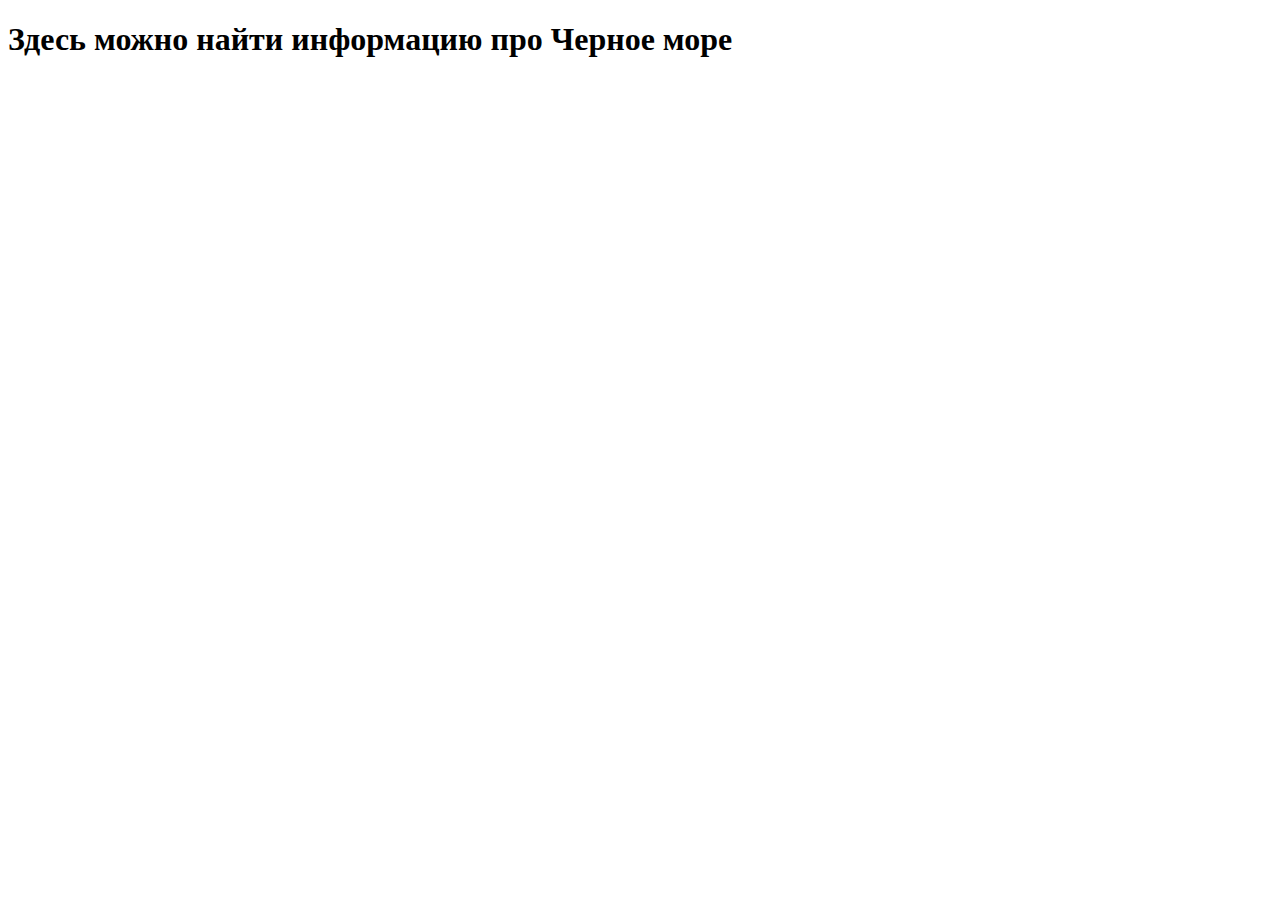
<file: homework_01/index.html>
<!DOCTYPE html>
<html lang="en">
<head>
    <meta charset="UTF-8">
    <meta name="viewport" content="width=device-width, initial-scale=1.0">
    <title>Document</title>
</head>
<body>
    <h1>Здесь можно найти информацию про Черное море</h1>
    
</body>
</html>
</file>
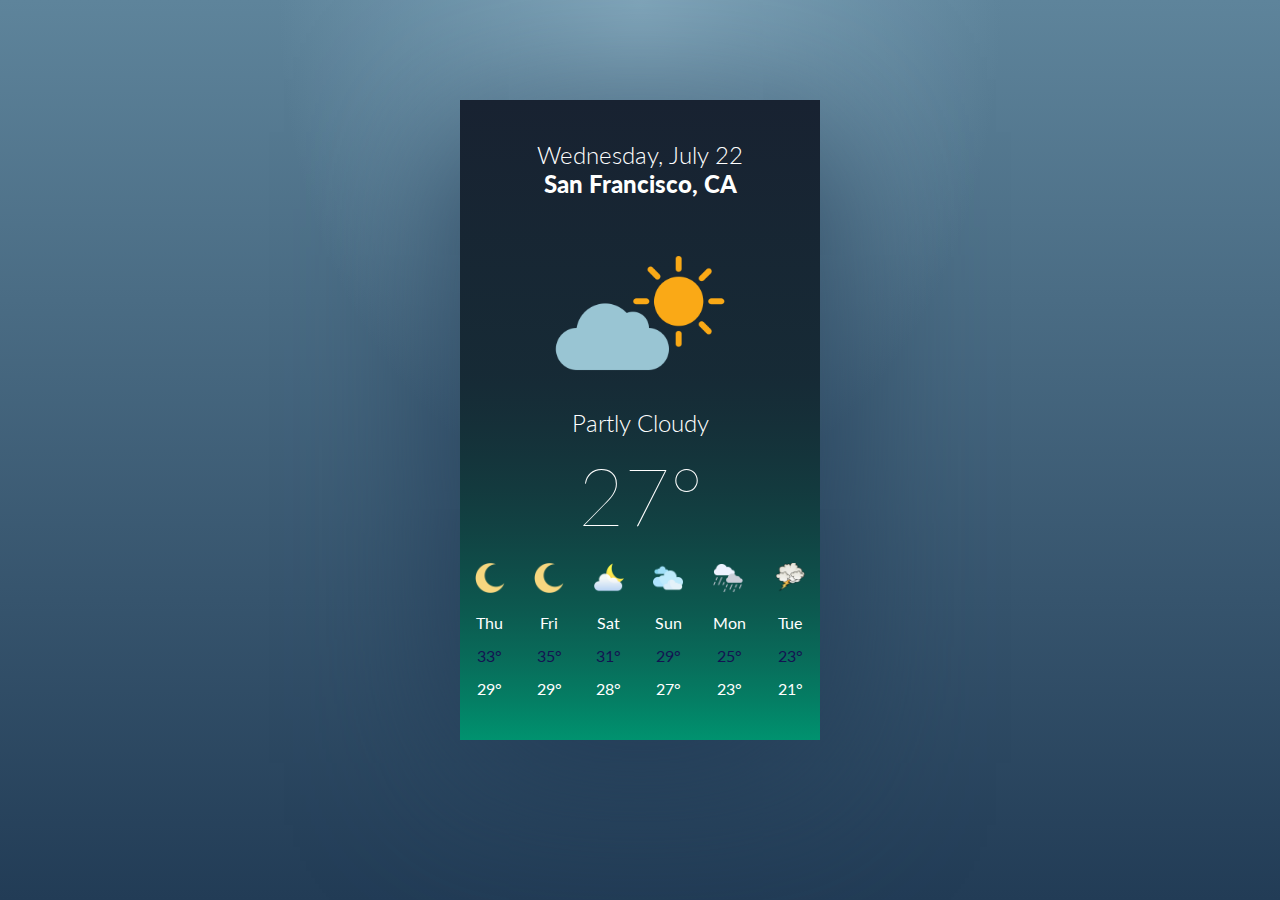
<file: homework_18/index.html>
<!DOCTYPE html>
<html lang="en">

<head>
    <meta charset="UTF-8">
    <meta name="viewport" content="width=device-width, initial-scale=1.0">
    <link rel="stylesheet" href="./styles/style.css">
    <link rel="stylesheet" href="https://fonts.googleapis.com/css?family=Lato:100,300,400,700,900">
    <title>Weather Application</title>

</head>

<body>
    <div class="weather-app">

        <div class="date-city-section">
            <p class="date">Wednesday, July 22</p>
            <p class="city">San Francisco, CA</p>
        </div>

        <div class="temperature-info">

            <div class="description">
                <img src="./images/wetter.png" alt="Cloud Image">

                <p class="descr-text">Partly Cloudy</p>
            </div>
            <p class="temp">27°</p>
        </div>
        <div class="additional-info">
            <div class="day">
                <img src="./images/moon-phase.png" alt="Sunny">
                <div>
                    <p class="dayWeek">Thu</p>
                    <p class="max-temp">33°</p>
                    <p class="avg-temp">29°</p>
                </div>
            </div>
            <div class="day">
                <img src="./images/moon-phase.png" alt="Sunny">

                <div>
                    <p class="dayWeek">Fri</p>
                    <p class="max-temp">35°</p>
                    <p class="avg-temp">29°</p>
                </div>
            </div>
            <div class="day">
                <img src="./images/moon.png" alt="Partly Cloudy">
                <div>
                    <p class="dayWeek">Sat</p>
                    <p class="max-temp">31°</p>
                    <p class="avg-temp">28°</p>
                </div>
            </div>
            <div class="day">
                <img src="./images/clouds.png" alt="Cloud">
                <div>
                    <p class="dayWeek">Sun</p>
                    <p class="max-temp">29°</p>
                    <p class="avg-temp">27°</p>
                </div>
            </div>
            <div class="day">
                <img src="./images/rain.png" alt="Rain">
                <div>
                    <p class="dayWeek">Mon</p>
                    <p class="max-temp">25°</p>
                    <p class="avg-temp">23°</p>
                </div>
            </div>
            <div class="day">
                <img src="./images/stock_weather-storm_3074.png" alt="Storm">
                <div>
                    <p class="dayWeek">Tue</p>
                    <p class="max-temp">23°</p>
                    <p class="avg-temp">21°</p>
                </div>
            </div>
        </div>
        <script src="./scripts/main.js"></script>
</body>

</html>
</file>
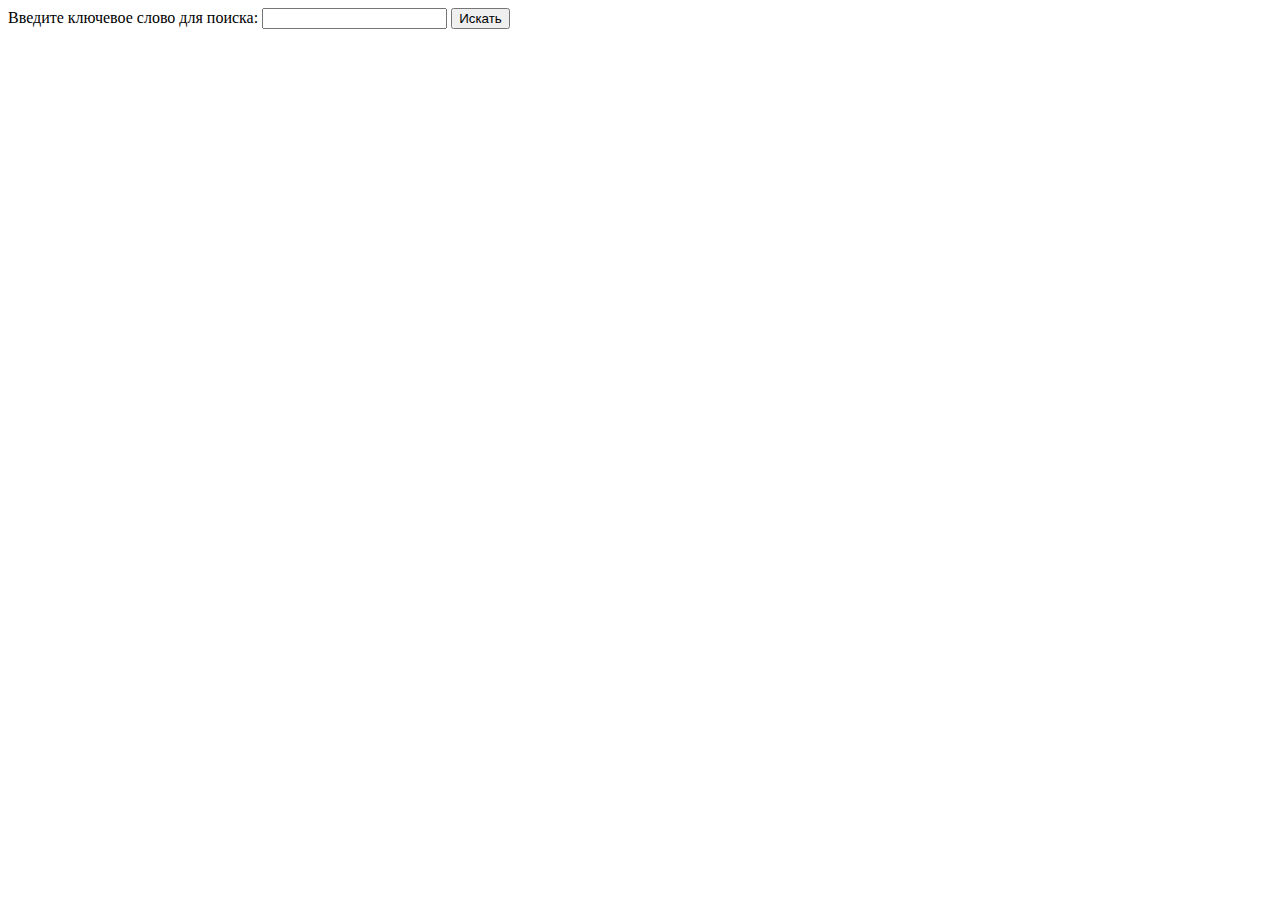
<file: homework_02/task01/index.html>
<!DOCTYPE html>
<html lang="en">

<head>
    <meta charset="UTF-8">
    <meta name="viewport" content="width=device-width, initial-scale=1.0">
    <title>Document</title>
</head>

<body>
    <form action="https://www.amazon.de/s" method="get">
        <label for="search">Введите ключевое слово для поиска:</label>
        <input id="search" type="text" name="k">
        <button type="submit"> Искать</button>
    </form>
</body>

</html>
</file>
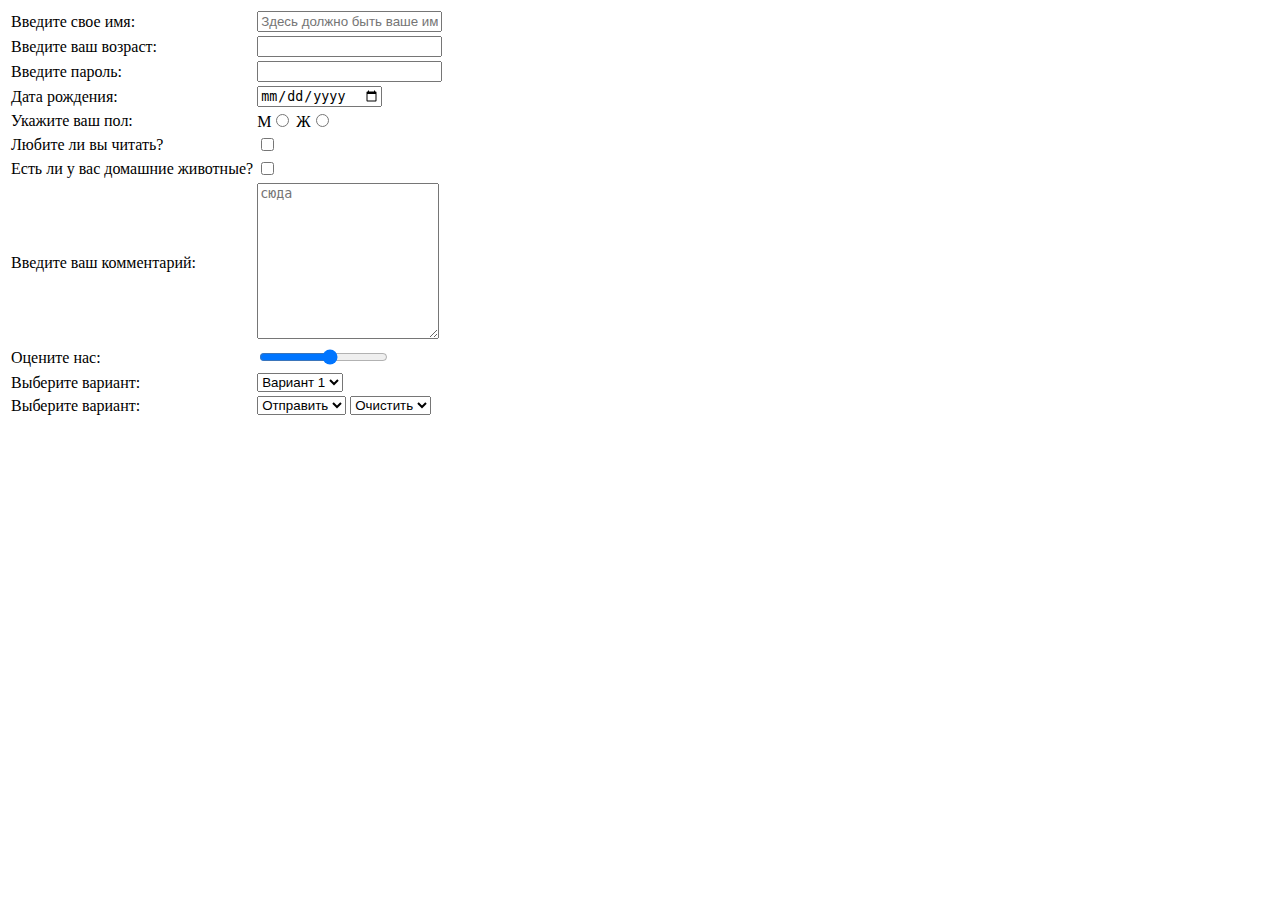
<file: homework_02/task02/index.html>
<!DOCTYPE html>
<html lang="en">

<head>
    <meta charset="UTF-8">
    <meta name="viewport" content="width=device-width, initial-scale=1.0">
    <title>Document</title>
</head>

<body>
    <form action="https://amayon.de/api/1>" method="post">
        <table>
            <tr>
                <td>Введите свое имя:</td>
                <td><input id="name" type="text" placeholder="Здесь должно быть ваше имя" required></td>
            </tr>
            <tr>
                <td>Введите ваш возраст:</td>
                <td><input id="age" type="number"></td>
            </tr>
            <tr>
                <td>Введите пароль:</td>
                <td><input id="pass" type="password"></td>
            </tr>
            <tr>
                <td>Дата рождения:</td>
                <td><input id="date" type="date"></td>
            </tr>
            <tr>
                <td> Укажите ваш пол:</td>
                <td><label for="male">M</label><input id="male" type="radio" name="gender">
                    <label for="female">Ж</label><input id="female" type="radio" name="gender">
                </td>
            </tr>
            <tr>
                <td>Любите ли вы читать?</td>
                <td><input id="reading" type="checkbox"></td>
            </tr>
            <tr>
                <td>Есть ли у вас домашние животные?</td>
                <td><input id="reading" type="checkbox"></td>
            </tr>
            <tr>
                <td>Введите ваш комментарий:</td>
                <td><textarea rows="10" placeholder="сюда"></textarea></td>
            </tr>
            <tr>
                <td>Оцените нас:</td>
                <td><input type="range" min="1" max="10"></textarea></td>
            </tr>
            <tr>
                <td>Выберите вариант:</td>
                <td>
                    <select>
                        <option>Вариант 1</option>
                        <option>Вариант 2</option></textarea>
                    </select>
                </td>
            </tr>
            <tr>
                <td>Выберите вариант:</td>
                <td>
                    <select>
                        <option><button type="submit">Отправить</button></option>
                    </select>
                    <select>
                        <option><button type="reset">Очистить</button> </option>
                    </select>
                </td>
            </tr>
        </table>
    </form>
</body>

</html>
</file>
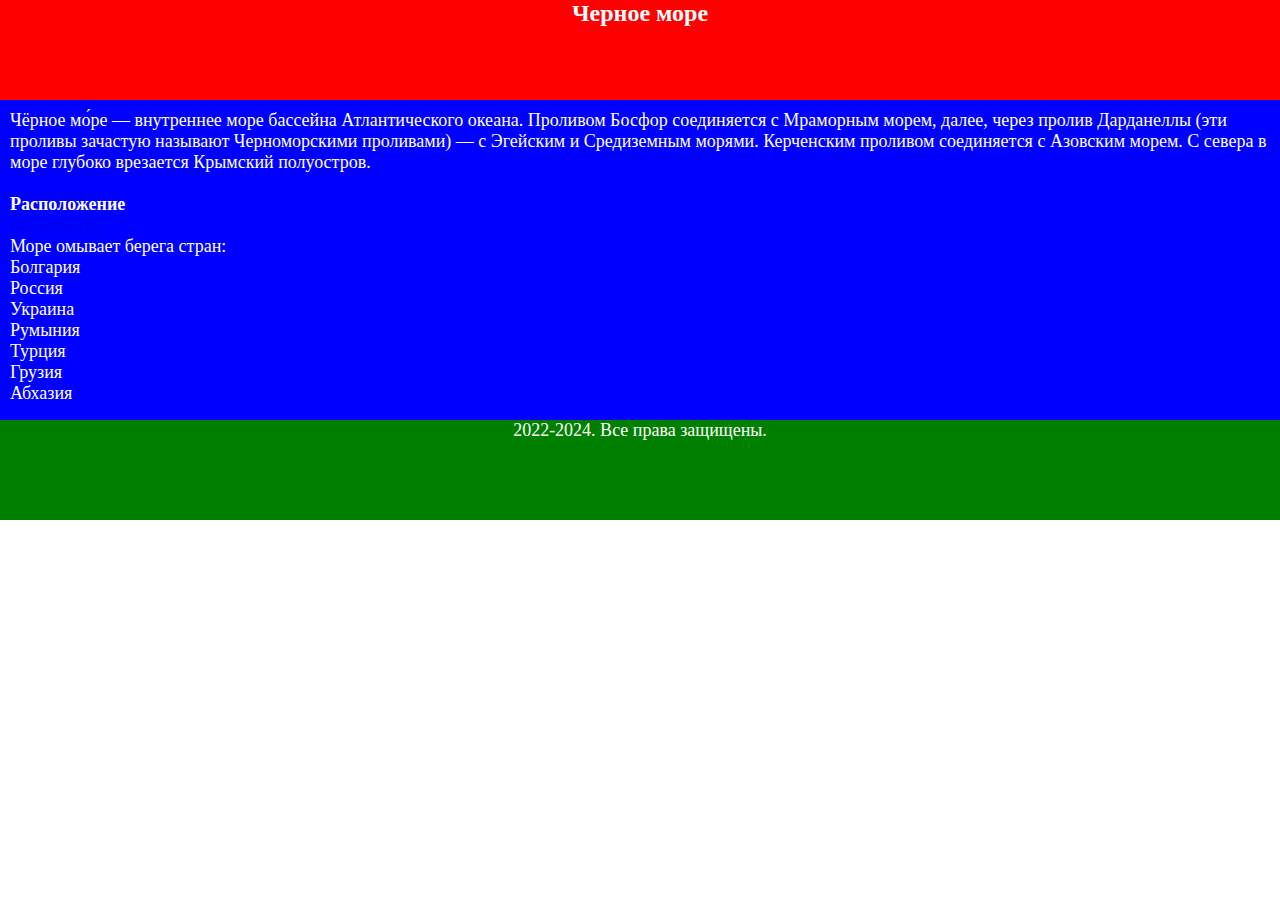
<file: homework_03/task_01/index.html>
<!DOCTYPE html>
<html lang="en">

<head>
    <meta charset="UTF-8">
    <meta name="viewport" content="width=device-width, initial-scale=1.0">
    <title>Основная страница</title>
    <link rel="stylesheet" href="./styles/style.css">
</head>

<body>
    <header class="text header">
        <h1>Черное море</h1>
    </header>
    <main class="text main">
        <p>Чёрное мо́ре — внутреннее море бассейна Атлантического океана.
            Проливом Босфор соединяется с Мраморным морем, далее, через пролив Дарданеллы (эти проливы зачастую называют
            Черноморскими проливами) —
            с Эгейским и Средиземным морями. Керченским проливом соединяется с Азовским морем.
            С севера в море глубоко врезается Крымский полуостров.</p>
        <br>
        <h4>Расположение</h4>
        <a href="https://ru.wikipedia.org/wiki/%D0%A7%D1%91%D1%80%D0%BD%D0%BE%D0%B5_%D0%BC%D0%BE%D1%80%D0%B5#/maplink/1"
            target="_blank">Координаты</a>
        <p>Море омывает берега стран:</p>
        <ul>
            <li>Болгария</li>
            <li>Россия</li>
            <li>Украина</li>
            <li>Румыния</li>
            <li>Турция</li>
            <li>Грузия</li>
            <li>Абхазия</li>
        </ul>
    </main>
    <footer class="text footer">
        <p>2022-2024. Все права защищены.</p>
    </footer>

</body>

</html>
</file>
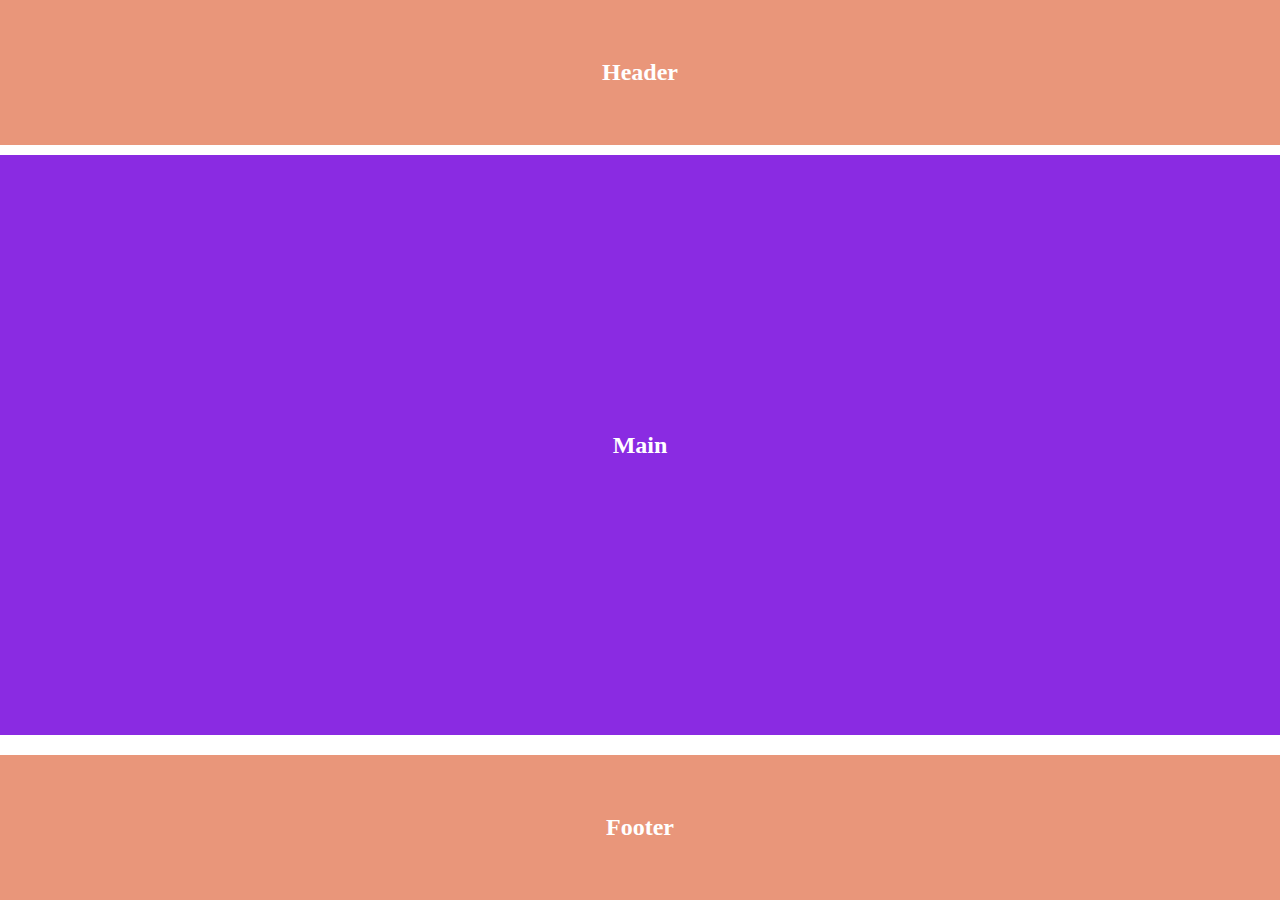
<file: homework_04/task_01/index.html>
<!DOCTYPE html>
<html lang="en">

<head>
    <meta charset="UTF-8">
    <meta name="viewport" content="width=device-width, initial-scale=1.0">
    <title>Document</title>
    <link rel="stylesheet" href="./styles/style.css">
</head>

<body>
    <div class="header">
        <h1>Header</h1>
    </div>
    <div class="main">
        <h1>Main</h1>
    </div>
    <div class="footer">
        <h1>Footer</h1>
    </div>
</body>

</html>
</file>
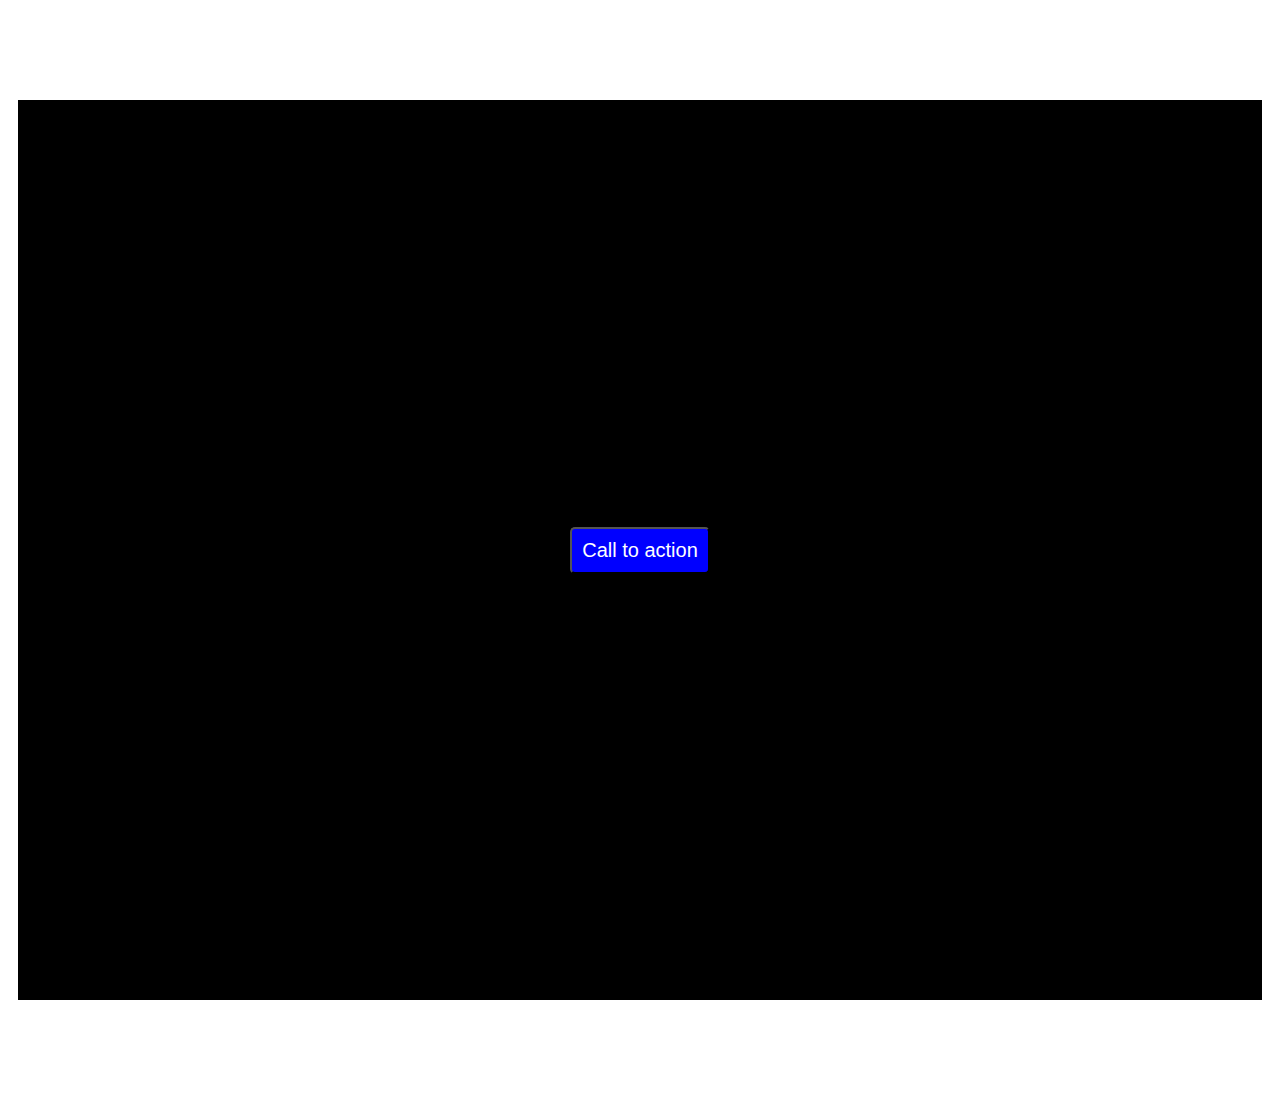
<file: homework_04/task_02/index.html>
<!DOCTYPE html>
<html lang="en">

<head>
    <meta charset="UTF-8">
    <meta name="viewport" content="width=device-width, initial-scale=1.0">
    <title>Document</title>
    <link rel="stylesheet" href="./styles/style.css">
</head>

<body>
    <div class="black-container">
        <button class="blue-button">Call to action</button>
    </div>

</body>

</html>
</file>
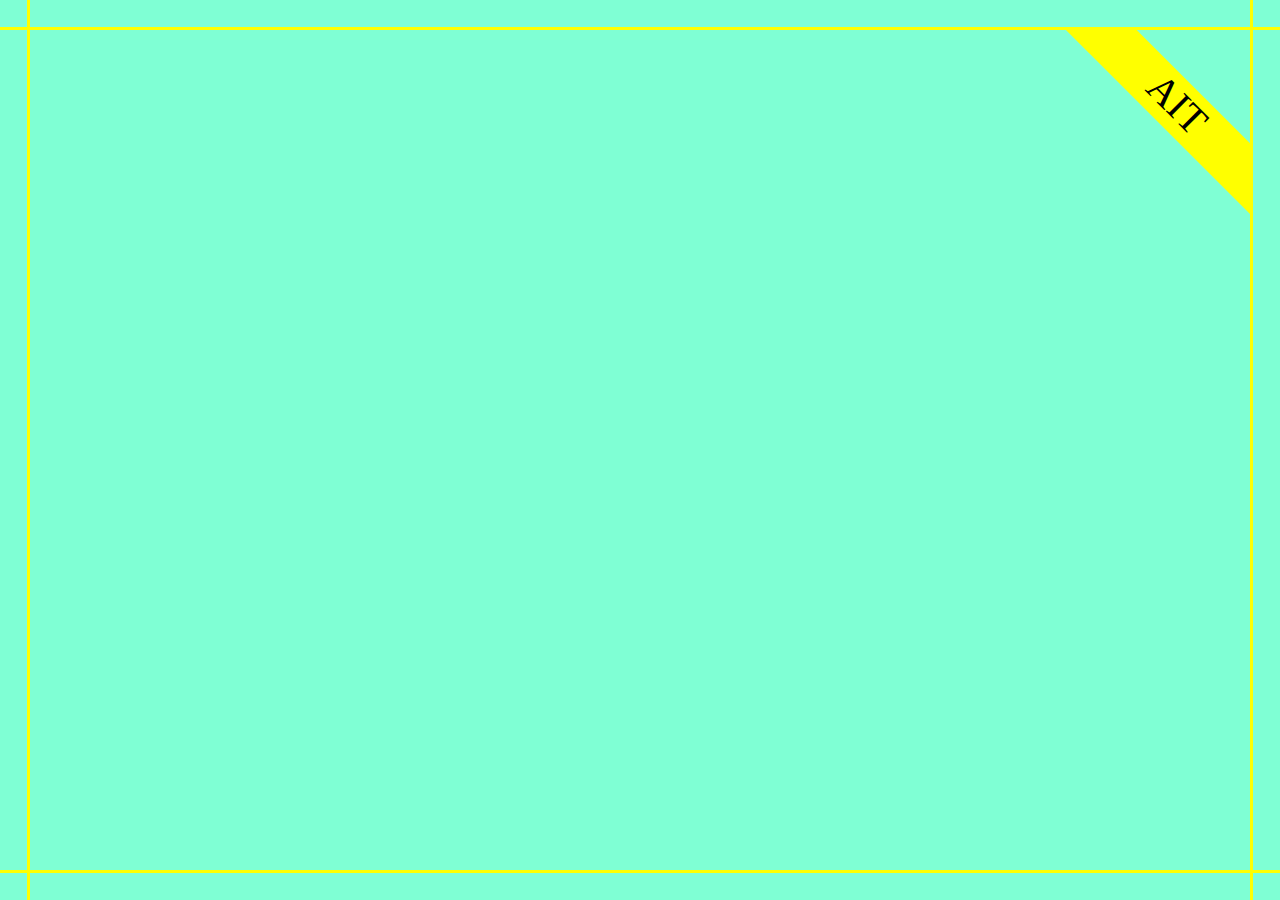
<file: homework_04/task_03/index.html>
<!DOCTYPE html>
<html lang="en">

<head>
    <meta charset="UTF-8">
    <meta name="viewport" content="width=device-width, initial-scale=1.0">
    <title>Document title</title>
    <link rel="stylesheet" href="./styles/style.css">
</head>

<body>
    <div class="block">
        <div class="block1">
            <div class="text">AIT</div>
        </div>
        <div class="line left"></div>
        <div class="line top"></div>
        <div class="line right"></div>
        <div class="line bottom"></div>

    </div>
</body>

</html>
</file>
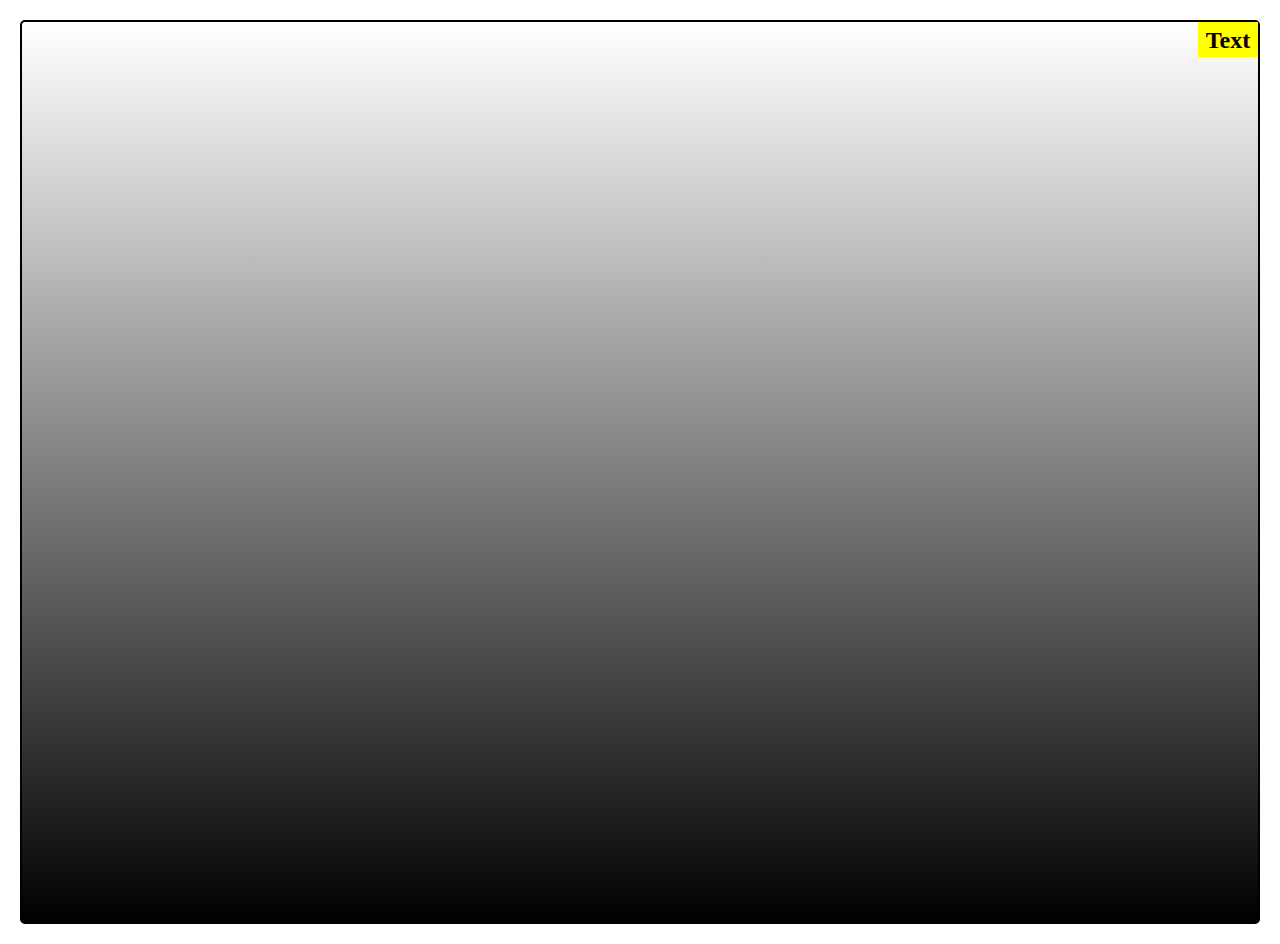
<file: homework_05/task_01/index.html>
<!DOCTYPE html>
<html lang="en">

<head>
    <meta charset="UTF-8">
    <meta name="viewport" content="width=device-width, initial-scale=1.0">
    <title>Document</title>
    <link rel="stylesheet" href="./styles/normalize.css">
    <link rel="stylesheet" href="./styles/style.css">
</head>

<body>
    <div class="block1">
        <div class="block2">Text</div>
    </div>
</body>

</html>
</file>
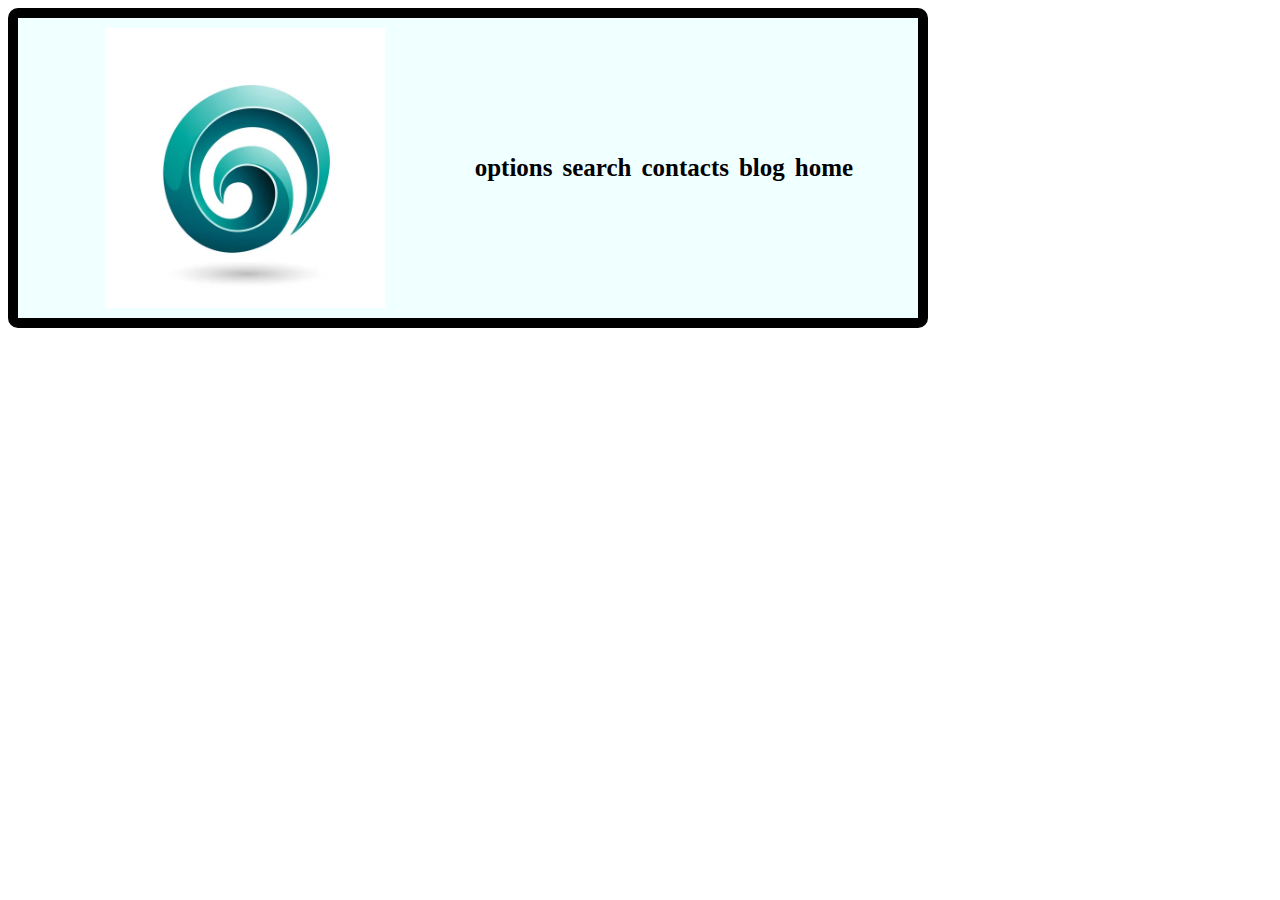
<file: homework_06/class_task/index.html>
<!DOCTYPE html>
<html lang="en">

<head>
    <meta charset="UTF-8">
    <meta name="viewport" content="width=device-width, initial-scale=1.0">
    <title>Document</title>
    <link rel="stylesheet" href="./styles/style.css">
</head>

<body>
    <div class="menu-block">
        <div class="logo"><img src="./logotype/logo.jpeg" alt="logo" height="100%"></div>

        <div class="menu">
            <div class="options">options</div>
            <div class="search">search</div>
            <div class="contacts">contacts</div>
            <div class="blog">blog</div>
            <div class="home">home</div>
        </div>
    </div>

</body>

</html>
</file>
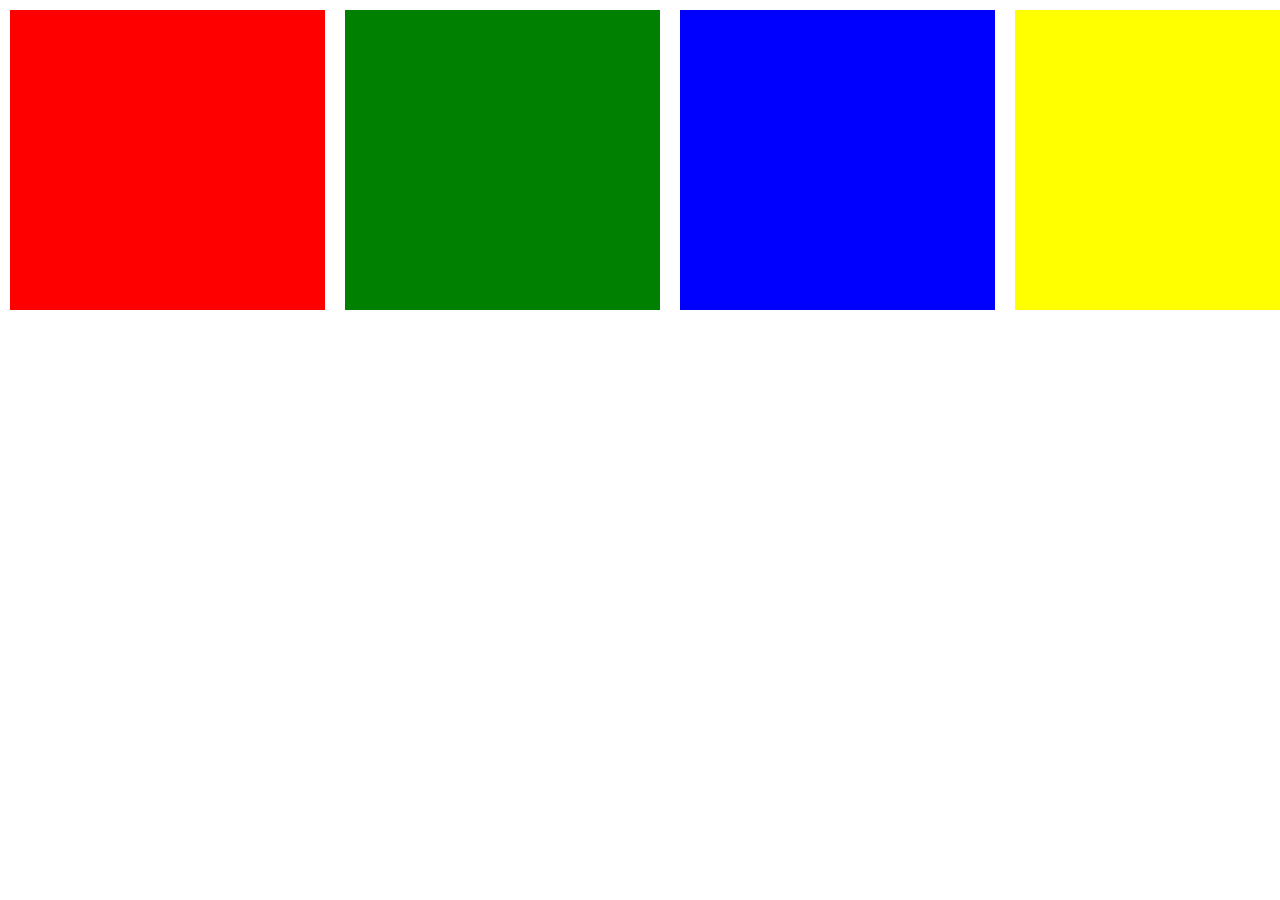
<file: homework_06/task_01/index.html>
<!DOCTYPE html>
<html lang="en">

<head>
    <meta charset="UTF-8">
    <meta name="viewport" content="width=device-width, initial-scale=1.0">
    <title>Document</title>
    <link rel="stylesheet" href="./styles/style.css">
</head>

<body>
    <div class="block block_red"></div>
    <div class="block block_green"></div>
    <div class="block block_blue"></div>
    <div class="block block_yellow"></div>
    <div class="block block_black"></div>


</body>

</html>
</file>
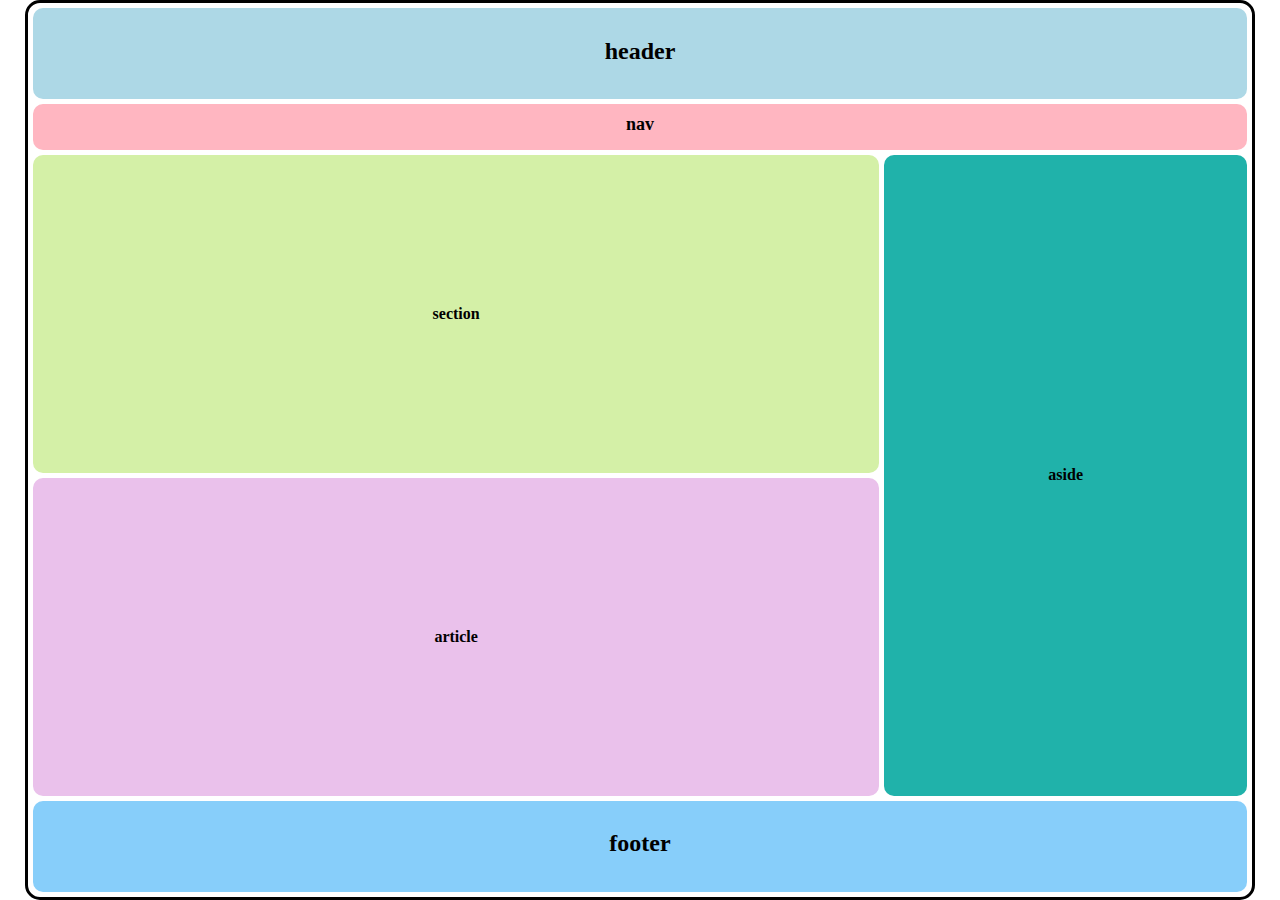
<file: homework_06/task_02/index.html>
<!DOCTYPE html>
<html lang="en">
<head>
    <meta charset="UTF-8">
    <meta name="viewport" content="width=device-width, initial-scale=1.0">
    <title>Document</title>
    <link rel="stylesheet" href="./styles/style.css">
</head>
<body>
    <div class="f">
        <div class="header">header</div>
        <div class="nav">nav</div>
        <div class="main">
            <div class="main1">
                <div class="section"><span>section</span></div>
            <div class="article"><span>article</span></div>
            </div>
            <div class="main2">
               <div class="aside"><span>aside</span></div>
            </div>
        </div>
        <div class="footer">footer</div>
    </div>
    
</body>
</html>
</file>
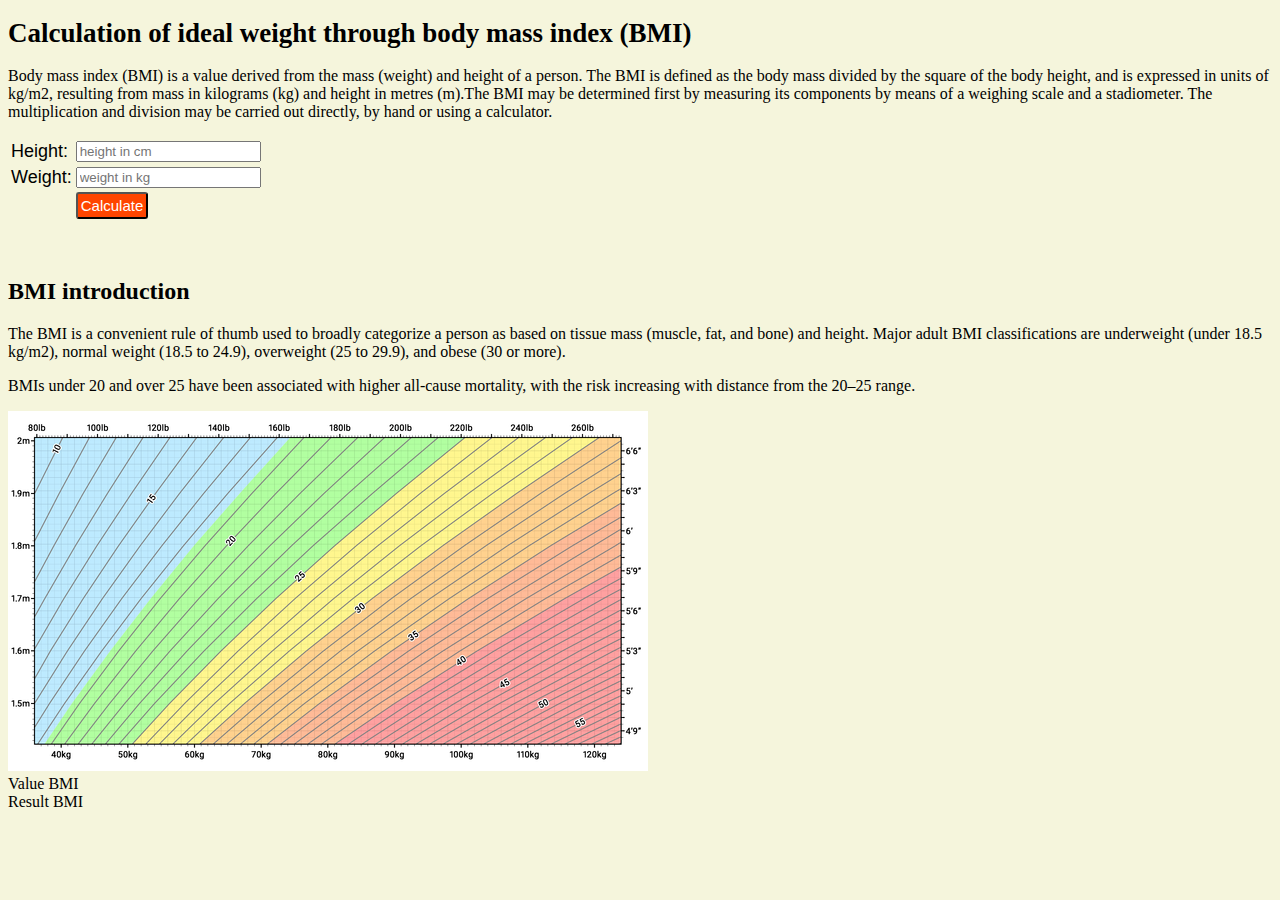
<file: homework_12/task_01/index.html>
<!DOCTYPE html>
<html lang="en">

<head>
    <meta charset="UTF-8">
    <meta name="viewport" content="width=device-width, initial-scale=1.0">
    <title>Body mass index (BMI)</title>
    <link rel="stylesheet" href="./styles/style.css">
</head>

<body>

    <h1 class="name-application">Body mass index (BMI)</h1>
    <p class="text">Body mass index (BMI) is a value derived from the mass (weight) and height of a person.
        The BMI is defined as the body mass divided by the square of the body height, and is expressed
        in units of kg/m2, resulting from mass in kilograms (kg) and height in metres (m).The BMI may be
        determined first by measuring its components by means of a weighing scale and a stadiometer.
        The multiplication and division may be carried out directly, by hand or using a calculator.</p>

    <table class="input">
        <tr>
            <td width="60">Height:</td>
            <td><input id="height" type="number" placeholder="height in cm" required> </td>
        </tr>
        <tr>
            <td>Weight:</td>
            <td><input id="weight" type="number" placeholder="weight in kg" required> </td>
        </tr>
        <tr>
            <td></td>
            <td><button id="orange-button" type="submit">Calculate</button></td>
        </tr>
    </table>
    <br>
    <br>
    <h2>BMI introduction</h2>
    
    <p class="text">The BMI is a convenient rule of thumb used to broadly categorize a person as
        based on tissue mass (muscle, fat, and bone) and height. Major adult BMI classifications
        are underweight (under 18.5 kg/m2), normal weight (18.5 to 24.9), overweight (25 to 29.9),
        and obese (30 or more).</p>
    <p>BMIs under 20 and over 25 have been associated with higher all-cause mortality,
        with the risk increasing with distance from the 20–25 range.</p>

    <div id="image"><img src="./images/640px-BMI_chart.png" alt="bmi_image"></div>
    <div class="valueBMI"><span>Value BMI</span></div>
    <div class="resultBMI"> <span>Result BMI</span></div>
    <script src="./scripts/main.js"></script>

</body>

</html>
</file>
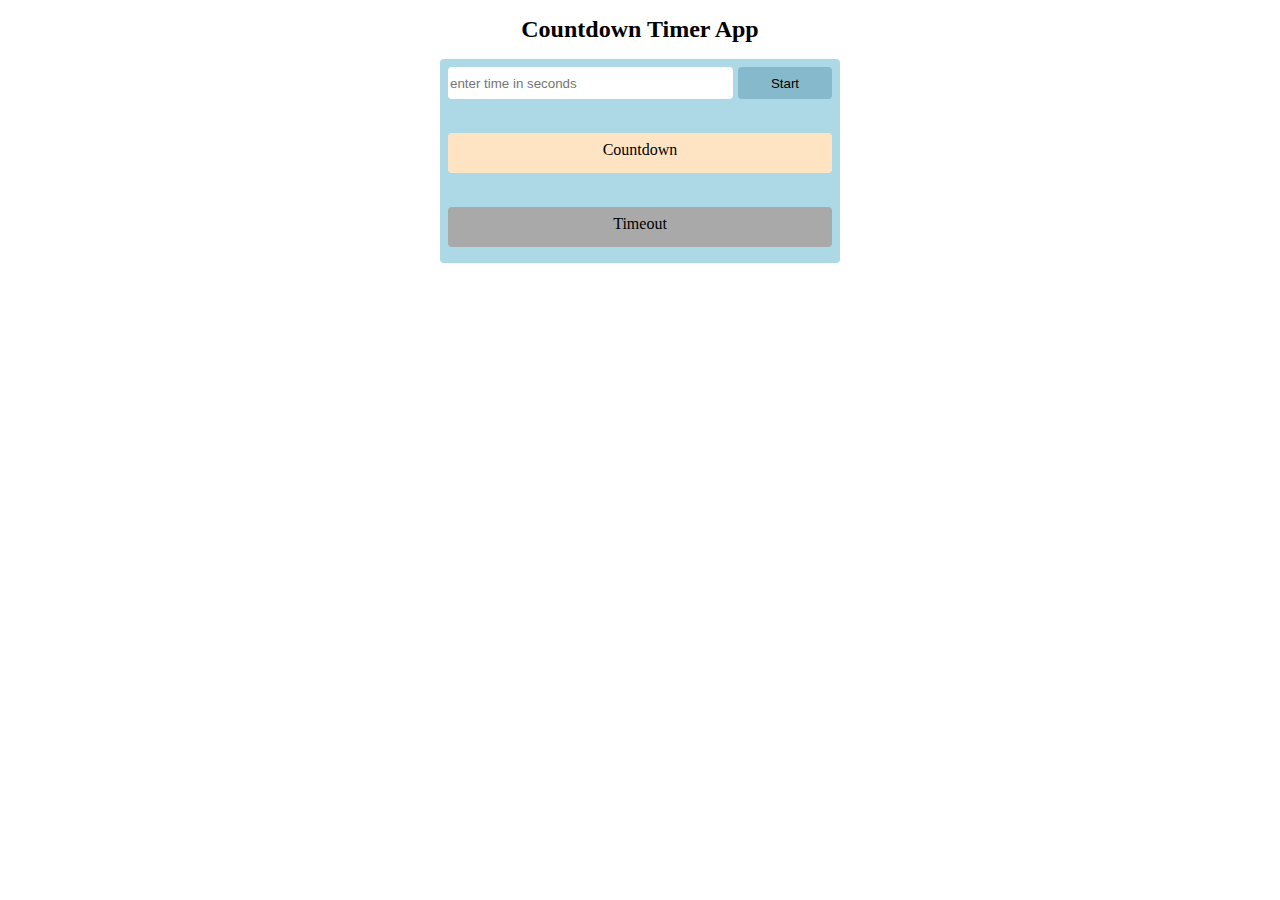
<file: homework_16/task_01/index.html>
<!DOCTYPE html>
<html lang="en">

<head>
    <meta charset="UTF-8">
    <meta name="viewport" content="width=device-width, initial-scale=1.0">
    <link rel="stylesheet" href="./styles/style.css">
    <link rel="icon" href="data:,">
    <title>Countdown Timer</title>
</head>

<body>
    <h1 class="name-application">Timer</h1>
    <main class="menu">
        <div class="actions">
            <input class="time-input" type="number" placeholder="enter time in seconds" min="1" required>
            <button class="btn" id="start" type="submit">Start</button>
        </div>
        <br>
        <div class="count" id="countdown">Countdown</div>
        <br>
        <div class="text" id="time-out">Timeout</div>
        <audio id="alert-sound" src="./sound/hotel-bell-ding-1-174457.mp3"></audio>
        <script src="./scripts/main.js"></script>
    </main>
</body>

</html>
</file>
<file: homework_18/styles/style.css>
* {
    margin: 0;
    padding: 0;
    box-sizing: border-box;
}

body {
    background:
        radial-gradient(at 50% 0%, #83a8bc, 20%, transparent 40%),
        linear-gradient(#5e849b, 50%, #223c56);
    min-height: calc(100vh - 100px);
}

.weather-app {
    margin: 100px auto 30px auto;
    background: linear-gradient(#182231, 80%, #00926f);
    height: 640px;
    width: 360px;
    text-align: center;
    box-shadow: 0em 2em 10em 0em #223c56;
}

.date-city-section {
    margin-top: 30px;
    display: flex;
    align-items: center;
    justify-content: center;
    flex-direction: column;
    gap: 10px;
    color: white;
    font-size: 26px;
}

p {
    color: #fff;
    font-family: 'Lato';
}

.date-city-section .date {
    padding-top: 40px;
    font-size: 24px;
    font-weight: 300;
    color: white;
}

.date-city-section .city {
    font-size: 24px;
    font-weight: 900;
    margin-top: -10px;
}

.temperature-info .description {
    margin-top: 20px;
    display: flex;
    align-items: center;
    justify-content: center;
    flex-direction: column;
}

.description img {
    justify-content: center;
    text-align: center;
    margin: 0 auto;
    height: 190px;
    width: 190px;
    background-position: center;
}

.descr-text {
    font-size: 24px;
    color: #fff;
    font-weight: 300;
}

.temp {
    font-size: 80px;
    font-weight: 100;
    color: white;
    justify-content: center;
    padding-top: 10px;
}

.additional-info {
    margin-top: 20px;
    display: flex;
    justify-content: space-around;
}

p.max-temp, p.avg-temp, p.dayWeek {
    padding: 10px 0;
    height: 33px;
}

.day {
    display: flex;
    text-align: center;
    justify-content: center;
    flex-direction: column;
    gap: 10px;
    color: white;
}

.day img {
    width: 30px;
    height: auto;
    gap: 20px;
}

.max-temp {
    padding-top: 15px 0;
    color: rgb(19, 19, 82);
}
</file>
<file: homework_03/task_01/styles/style.css>
* {
    margin: 0;
    padding: 0%;
}

.text, .main, .footer {
    font-size: 18px;
    color: white;
}

.header {
    background-color: red;
    height: 100px;
    text-align: center;
}

.header h1 {
    font-size: 24px;
}

.main {
    background-color: blue;
    height: 300px;
    padding: 10px;
}

.footer {
    background-color: green;
    height: 100px;
    text-align: center;
}
</file>
<file: homework_04/task_01/styles/style.css>
* {
    margin: 0;
    padding: 0;
    box-sizing: border-box;
}

html {
    height: 100%;
}

body {
    height: 100%;
    /* устанавливает элемент как flex-контейнер */
    display: flex;
    /* расположение flex-элементов вертикально */
    flex-direction: column;
}

.header h1,
.main h1,
.footer h1 {
    font-size: 24px;
    color: white;
    text-align: center;
    align-items: center;
}

.header,
.footer {
    height: 150px;
    background-color: darksalmon;
    display: flex;
    /* центрирование по горизонтали */
    justify-content: center;
    /* центрирование flex-элементов по поперечной оси */
    align-items: center;
}

.main {
    height: calc(100vh - 300px);
    background-color: blueviolet;
    display: flex;
    justify-content: center;
    align-items: center;
    margin-top: 10px;
    margin-bottom: 20px;
}
</file>
<file: homework_04/task_02/styles/style.css>
.black-container {
    /* устанавливает элемент как flex-контейнер */
    display: flex;
    /* центрирование по горизонтали */
    justify-content: center;
    /* центрирование flex-элементов по поперечной оси*/
    align-items: center;
    background-color: black;
    height: 100vh;
    margin: 100px 10px;
}

.blue-button {
    background-color: blue;
    font-size: 20px;
    color: white;
    text-align: center;
    padding: 10px 10px;
    border-radius: 5px;
}
</file>
<file: homework_04/task_03/styles/style.css>
* {
    margin: 0;
    box-sizing: border-box;
}

.block {
    background-color: aquamarine;
    width: 100%;
    height: 100vh;
    padding: 30px;
}

.block1 {
    height: 100%;
    width: 100%;
    position: relative;
    overflow: hidden;
}

.line,
.text {
    background-color: yellow;
    position: absolute;
}

.left {
    height: 100%;
    width: 3px;
    left: 27px;
    top: 0;
}

.top {
    height: 3px;
    width: 100%;
    top: 27px;
    left: 0;
}

.right {
    height: 100%;
    width: 3px;
    right: 27px;
    top: 0;
}

.bottom {
    height: 3px;
    width: 100%;
    bottom: 27px;
    left: 0;
}

.text {
    position: absolute;
    height: 50px;
    padding: 0 100px;
    font-size: 40px;
    color: black;
    text-align: center;
    rotate: 45deg;
    top: 50px;
    right: -60px;
}
</file>
<file: homework_05/task_01/styles/style.css>
.block1 {
    height: 100vh;
    border: solid 2px black;
    border-radius: 5px;
    background: linear-gradient(white, #000);
    position: relative;
    margin: 20px;
}

.block2 {
    height: 25px;
    width: 50px;
    padding: 5px;
    background-color: yellow;
    font-size: 24px;
    font-weight: bold;
    text-align: center;
    right: 0;
    top: 0;
    box-sizing: content-box;
    position: absolute;
}
</file>
<file: homework_06/class_task/styles/style.css>
.menu-block {
    display: flex;
    flex-direction: row;
    justify-content: space-evenly;
    background-color: azure;
    height: 300px;
    width: 100vh;
    border-radius: 10px;
    border: solid black 10px;
}

.logo {
    display: flex;
    align-items: center;
    padding: 10px 25px;
}

.menu {
    display: flex;
    flex-direction: row;
    align-items: center;
    justify-content: space-between;
    gap: 10px;
    /* flex-grow: 0; */
    padding-left: 3px;
    padding-right: 3px;
}

.options,
.search,
.contacts,
.blog,
.home {
    font-size: 25px;
    font-weight: bolder;
    /* flex-grow: 1; */
}
</file>
<file: homework_06/task_01/styles/style.css>
* {
    margin: 0;
    padding: 0;
}

body {
    display: flex;
    flex-direction: row;
    justify-content: space-evenly;
    width: 100vh;
    gap: 10px;
    padding: 5px;
}

.block {
    height: 300px;
    min-width: 35%;
    margin: 5px;
}

.block_red {
    background-color: red;
}

.block_green {
    background-color: green;
}

.block_blue {
    background-color: blue;
}

.block_yellow {
    background-color: yellow;
}

.block_black {
    background-color: black;
}
</file>
<file: homework_06/task_02/styles/style.css>
* {
    margin: 0;
    padding: 0;
    box-sizing: border-box;
}

.f {
    display: flex;
    flex-direction: column;
    justify-content: space-evenly;
    width: calc(100% - 50px);
    height: 100vh;
    border: solid 3px black;
    border-radius: 15px;
    /* margin-left: 25px; */
    padding: 5px;
    gap: 5px;
    box-sizing: border-box;
    margin: 0 25px;
}

.header,
.nav,
.footer,
.section,
.article,
.aside {
    display: flex;
    align-items: center;
    justify-content: center;
    border-radius: 10px;
    font-weight: bold;
    padding-bottom: 5px;
    /* flex-wrap: wrap; */
    /* box-sizing: border-box; */
}

.header {
    height: 100px;
    background-color: lightblue;
    font-size: 24px;
}

.nav {
    height: 50px;
    background-color: lightpink;
    font-size: 18px;
}

.footer {
    height: 100px;
    background-color: lightskyblue;
    font-size: 24px;
}

.main {
    display: flex;
    flex-direction: row;
    justify-content: space-around;
    /* flex-grow: 1; */
    width: 100%;
    height: 80%;
}

.main1 {
    display: flex;
    flex-direction: column;
    justify-content: space-evenly;
    /* flex-grow: 0; */
    gap: 5px;
    margin-right: 5px;
    width: 70%;
}

.section,
.article,
.aside {
    padding: 5px;
    box-sizing: border-box;
    flex-grow: 1;
}

.section {
    background-color: rgb(212, 240, 167);
}

.article {
    background-color: rgb(234, 193, 235);
}

.main2 {
    display: flex;
    flex-direction: column;
    justify-content: space-evenly;
    width: 30%;
}

.aside {
    align-items: center;
    background-color: lightseagreen;
    vertical-align: top;
    min-width: 30%;
}
</file>
<file: homework_12/task_01/styles/style.css>
body {
    background-color: beige; 
}

.name-application {
    font-size: 27px;
}

#orange-button {
    background-color: orangered;
    font-size: 15px;
    color: white;
    text-align: center;
    padding: 3px 3px;
    border-radius: 3px;
}

.input {
    font-family: arial, helvetica, sans-serif;
    font-size: 18px;
    color: #000;
}
</file>
<file: homework_16/task_01/styles/style.css>
* {
    box-sizing: border-box;
}

.name-application {
    font-size: 24px;
    text-align: center;
}

.menu {
    margin-top: 32px;
    background-color: lightblue;
    border-radius: 4px;
    padding: 8px;
    max-width: 400px;
    margin: 0 auto;
}

.actions {
    display: flex;
    margin-bottom: 8px;
}


.time-input {
    height: 32px;
    border-radius: 4px;
    border: 0;
    flex: 1;
}


.btn {
    height: 32px;
    min-width: 94px;
    border: 0;
    outline: none;
    cursor: pointer;
    border-radius: 4px;
    margin-left: 5px;
    background-color: rgb(134, 185, 203);
}

.btn:hover {
    box-shadow: rgba(0, 0, 0, 0.19) 0px 10px 20px, rgb(0, 0, 0, 0.23) 0px 6px 6px;
    transition: all300ms ease;
    /* transform: scale(1,1); */
    background-color: rgb(105, 173, 207);
}

.count {
    background-color: bisque;
}

.text {
    background-color: darkgray;
}

#countdown,
#time-out {
    display: flex;
    justify-content: center;
    height: 40px;
    border-radius: 4px;
    margin: 8px 0;
    padding: 8px 20px;
}
</file>
